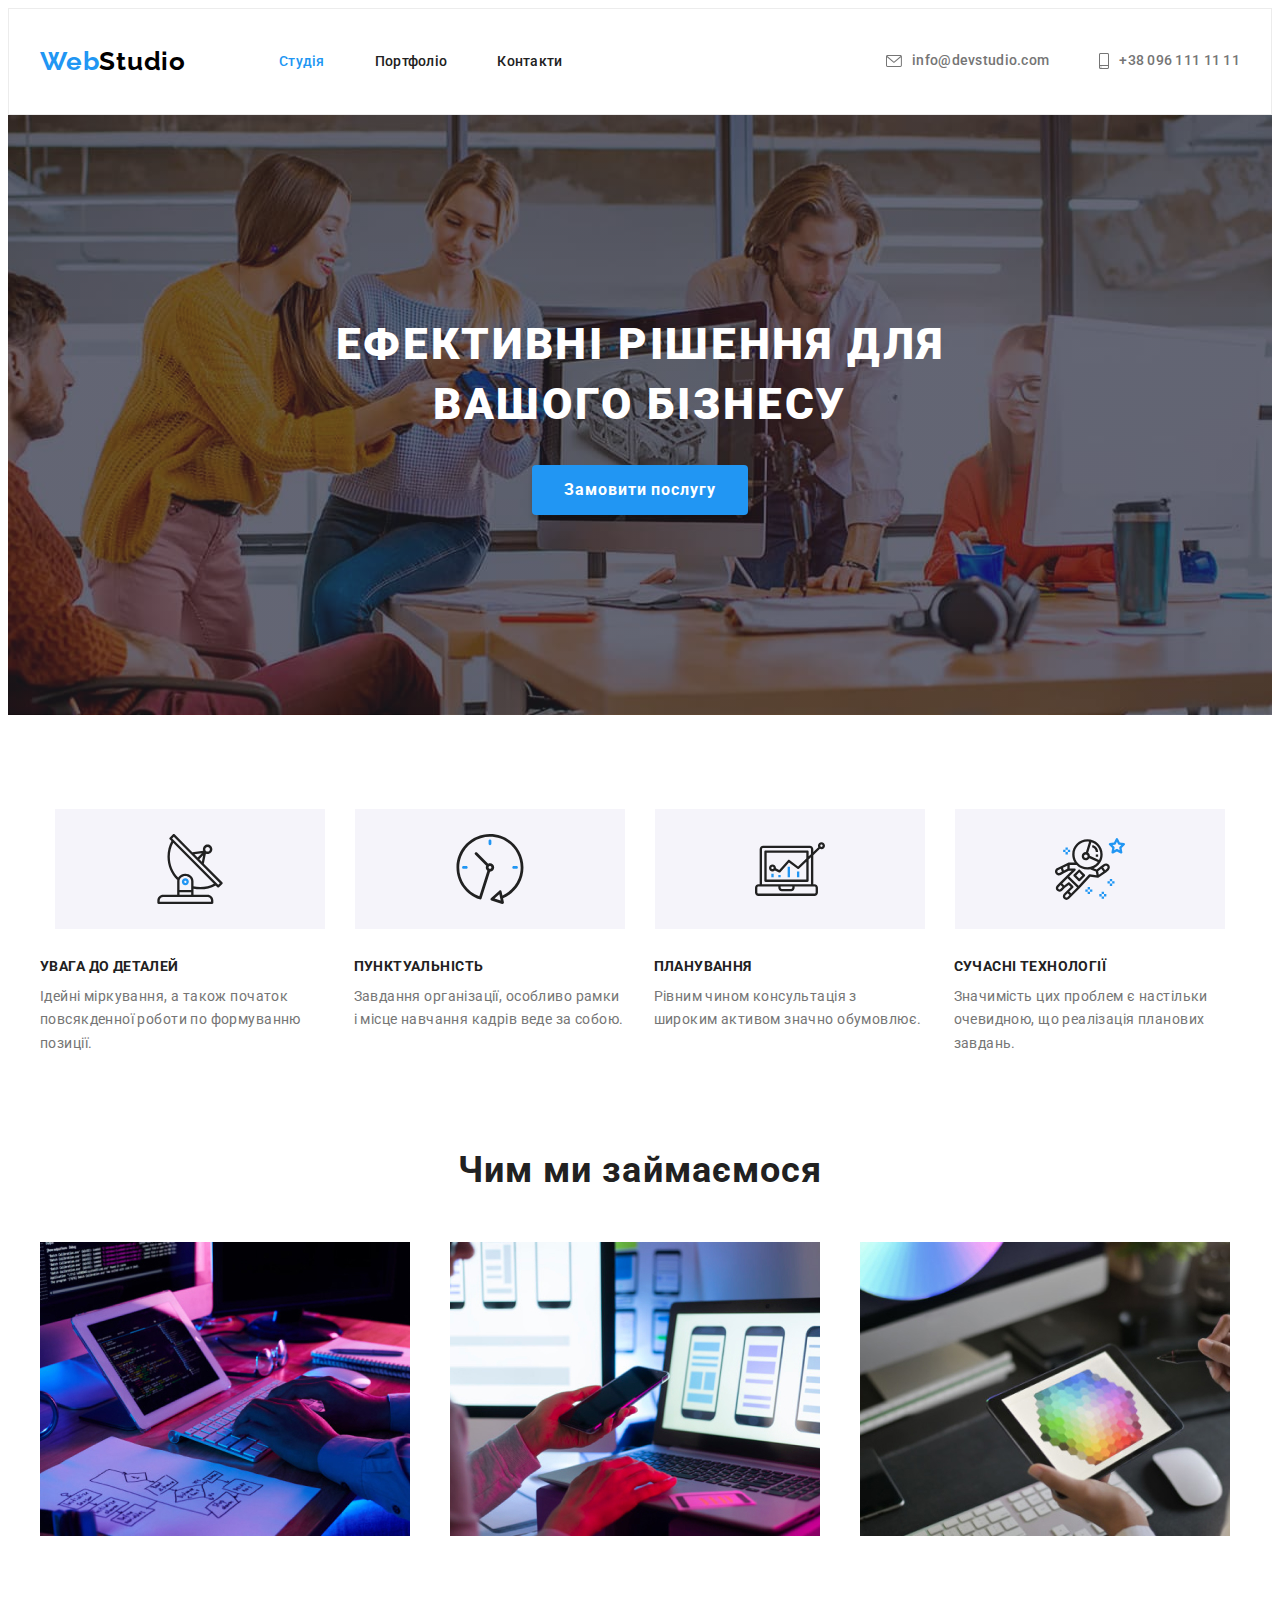
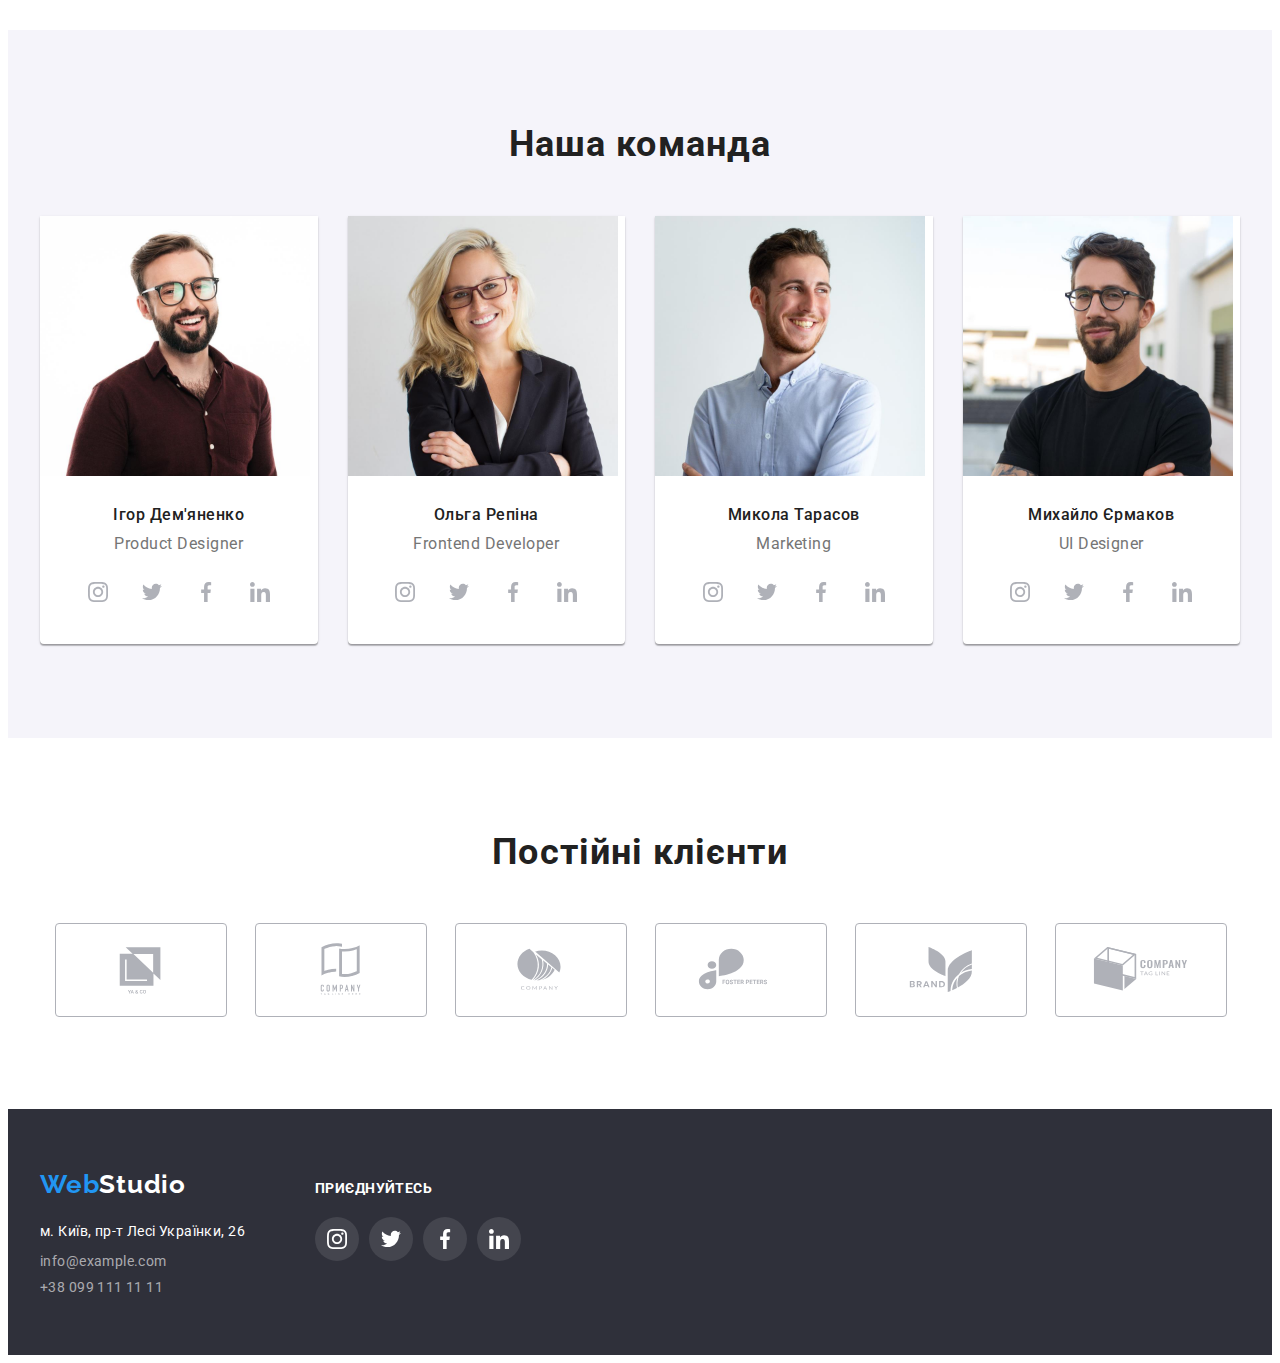
<file: index.html>
<!DOCTYPE html>
<html lang="uk">
  <head>
    <meta charset="UTF-8" />
    <meta http-equiv="X-UA-Compatible" content="IE=edge" />
    <meta name="viewport" content="width=device-width, initial-scale=1.0" />
    <link rel="preconnect" href="https://fonts.googleapis.com" />
    <link rel="preconnect" href="https://fonts.gstatic.com" crossorigin />
    <link
      href="https://fonts.googleapis.com/css2?family=Raleway:wght@700&family=Roboto:wght@400;500;700;900&display=swap"
      rel="stylesheet"
    />
    <link
      rel="stylesheet"
      href="https://cdnjs.cloudflare.com/ajax/libs/modern-normalize/1.1.0/modern-normalize.min.css"
      integrity="sha512-wpPYUAdjBVSE4KJnH1VR1HeZfpl1ub8YT/NKx4PuQ5NmX2tKuGu6U/JRp5y+Y8XG2tV+wKQpNHVUX03MfMFn9Q=="
      crossorigin="anonymous"
      referrerpolicy="no-referrer"
    />
    <link rel="stylesheet" href="./css/styles.css" />
    <title>WebStudio</title>
  </head>
  <body>
    <!-- Header -->
    <header class="header">
      <div class="container">
        <a href="./index.html" lang="en" class="logo link"
          >Web<span class="header-studio">Studio</span></a
        >
        <nav class="header-nav">
          <ul class="nav-list list">
            <li class="nav-item"><a class="nav-link current link" href="">Студія</a></li>
            <li class="nav-item"><a class="nav-link link" href="./portfolio.html">Портфоліо</a></li>
            <li class="nav-item"><a class="nav-link link" href="">Контакти</a></li>
          </ul>
        </nav>

        <ul class="header-list list">
          <li class="header-item">
            <a class="header-contact link" href="mailto:info@devstudio.com">
              <svg class="contact-icon" width="16" height="12">
                <use href="./img/symbol-defs.svg#icon-envelope"></use>
              </svg>
              info@devstudio.com</a
            >
          </li>
          <li class="header-item">
            <a class="header-contact link" href="tel:+380961111111">
              <svg class="contact-icon" width="10" height="16">
                <use href="./img/symbol-defs.svg#icon-smartphone"></use>
              </svg>
              +38 096 111 11 11</a
            >
          </li>
        </ul>
      </div>
    </header>

    <main>
      <!-- Hero -->
      <section class="hero section">
        <div class="container">
          <h1 class="hero-title">Ефективні рішення для вашого бізнесу</h1>
          <button type="button" class="hero-btn">Замовити послугу</button>
        </div>
      </section>

      <!-- Benefits -->
      <section class="benefits section">
        <div class="container">
          <h2 class="benefits-title visually-hidden">Переваги</h2>
          <ul class="benefits-icon-list list">
            <li class="benefits-icon-item">
              <svg class="icon-benefits" width="70" height="70">
                <use href="./img/symbol-defs.svg#icon-antenna"></use>
              </svg>
            </li>
            <li class="benefits-icon-item">
              <svg class="icon-benefits" width="70" height="70">
                <use href="./img/symbol-defs.svg#icon-clock"></use>
              </svg>
            </li>
            <li class="benefits-icon-item">
              <svg class="icon-benefits" width="70" height="70">
                <use href="./img/symbol-defs.svg#icon-diagram"></use>
              </svg>
            </li>
            <li class="benefits-icon-item">
              <svg class="icon-benefits" width="70" height="70">
                <use href="./img/symbol-defs.svg#icon-astronaut"></use>
              </svg>
            </li>
          </ul>
          <ul class="benefits-list list">
            <li class="benefits-item">
              <h3 class="benefits-subtitle">Увага до деталей</h3>
              <p class="benefits-text">
                Ідейні міркування, а також початок повсякденної роботи по формуванню позиції.
              </p>
            </li>
            <li class="benefits-item">
              <h3 class="benefits-subtitle">Пунктуальність</h3>
              <p class="benefits-text">
                Завдання організації, особливо рамки і місце навчання кадрів веде за собою.
              </p>
            </li>
            <li class="benefits-item">
              <h3 class="benefits-subtitle">Планування</h3>
              <p class="benefits-text">
                Рівним чином консультація з широким активом значно обумовлює.
              </p>
            </li>
            <li class="benefits-item">
              <h3 class="benefits-subtitle">Сучасні технології</h3>
              <p class="benefits-text">
                Значимість цих проблем є настільки очевидною, що реалізація планових завдань.
              </p>
            </li>
          </ul>
        </div>
      </section>

      <!-- Works -->
      <section class="works section">
        <div class="container">
          <h2 class="works-title">Чим ми займаємося</h2>
          <ul class="works-list list">
            <li class="works-item">
              <img
                class="works-image"
                src="./img/img.jpg"
                alt="розробка програмного забезпечення"
                width="370"
              />
            </li>
            <li class="works-item">
              <img
                class="works-image"
                src="./img/img(1).jpg"
                alt="тестування мобільного додатку"
                width="370"
              />
            </li>
            <li class="works-item">
              <img
                class="works-image"
                src="./img/img(2).jpg"
                alt="робота з палітрою кольорів"
                width="370"
              />
            </li>
          </ul>
        </div>
      </section>

      <!-- Team -->
      <section class="team section">
        <div class="container">
          <h2 class="team-title">Наша команда</h2>
          <ul class="team-list list">
            <li class="team-item">
              <img class="team-image" src="./img/team1.jpg" alt="Product Designer" width="270" />
              <div class="team-container">
                <h3 class="team-subtitle">Ігор Дем'яненко</h3>
                <p class="team-text" lang="en">Product Designer</p>
                <ul class="team-social-list list">
                  <li class="team-social-items">
                    <a href="" class="social-icon-link link">
                      <svg class="social-icon" width="20" height="20">
                        <use href="./img/symbol-defs.svg#icon-instagram"></use>
                      </svg>
                    </a>
                  </li>
                  <li class="team-social-items">
                    <a href="" class="social-icon-link link">
                      <svg class="social-icon" width="20" height="20">
                        <use href="./img/symbol-defs.svg#icon-twitter"></use>
                      </svg>
                    </a>
                  </li>
                  <li class="team-social-items">
                    <a href="" class="social-icon-link link">
                      <svg class="social-icon" width="20" height="20">
                        <use href="./img/symbol-defs.svg#icon-facebook"></use>
                      </svg>
                    </a>
                  </li>
                  <li class="team-social-items">
                    <a href="" class="social-icon-link link">
                      <svg class="social-icon" width="20" height="20">
                        <use href="./img/symbol-defs.svg#icon-linkedin"></use>
                      </svg>
                    </a>
                  </li>
                </ul>
              </div>
            </li>
            <li class="team-item">
              <img class="team-image" src="./img/team2.jpg" alt="Frontend Developer" width="270" />
              <div class="team-container">
                <h3 class="team-subtitle">Ольга Репіна</h3>
                <p class="team-text" lang="en">Frontend Developer</p>
                <ul class="team-social-list list">
                  <li class="team-social-items">
                    <a href="" class="social-icon-link link">
                      <svg class="social-icon" width="20" height="20">
                        <use href="./img/symbol-defs.svg#icon-instagram"></use>
                      </svg>
                    </a>
                  </li>
                  <li class="team-social-items">
                    <a href="" class="social-icon-link link">
                      <svg class="social-icon" width="20" height="20">
                        <use href="./img/symbol-defs.svg#icon-twitter"></use>
                      </svg>
                    </a>
                  </li>
                  <li class="team-social-items">
                    <a href="" class="social-icon-link link">
                      <svg class="social-icon" width="20" height="20">
                        <use href="./img/symbol-defs.svg#icon-facebook"></use>
                      </svg>
                    </a>
                  </li>
                  <li class="team-social-items">
                    <a href="" class="social-icon-link link">
                      <svg class="social-icon" width="20" height="20">
                        <use href="./img/symbol-defs.svg#icon-linkedin"></use>
                      </svg>
                    </a>
                  </li>
                </ul>
              </div>
            </li>
            <li class="team-item">
              <img class="team-image" src="./img/team3.jpg" alt="Marketing" width="270" />
              <div class="team-container">
                <h3 class="team-subtitle">Микола Тарасов</h3>
                <p class="team-text" lang="en">Marketing</p>
                <ul class="team-social-list list">
                  <li class="team-social-items">
                    <a href="" class="social-icon-link link">
                      <svg class="social-icon" width="20" height="20">
                        <use href="./img/symbol-defs.svg#icon-instagram"></use>
                      </svg>
                    </a>
                  </li>
                  <li class="team-social-items">
                    <a href="" class="social-icon-link link">
                      <svg class="social-icon" width="20" height="20">
                        <use href="./img/symbol-defs.svg#icon-twitter"></use>
                      </svg>
                    </a>
                  </li>
                  <li class="team-social-items">
                    <a href="" class="social-icon-link link">
                      <svg class="social-icon" width="20" height="20">
                        <use href="./img/symbol-defs.svg#icon-facebook"></use>
                      </svg>
                    </a>
                  </li>
                  <li class="team-social-items">
                    <a href="" class="social-icon-link link">
                      <svg class="social-icon" width="20" height="20">
                        <use href="./img/symbol-defs.svg#icon-linkedin"></use>
                      </svg>
                    </a>
                  </li>
                </ul>
              </div>
            </li>
            <li class="team-item">
              <img class="team-image" src="./img/team4.jpg" alt="UI Designer" width="270" />
              <div class="team-container">
                <h3 class="team-subtitle">Михайло Єрмаков</h3>
                <p class="team-text" lang="en">UI Designer</p>
                <ul class="team-social-list list">
                  <li class="team-social-items">
                    <a href="" class="social-icon-link link">
                      <svg class="social-icon" width="20" height="20">
                        <use href="./img/symbol-defs.svg#icon-instagram"></use>
                      </svg>
                    </a>
                  </li>
                  <li class="team-social-items">
                    <a href="" class="social-icon-link link">
                      <svg class="social-icon" width="20" height="20">
                        <use href="./img/symbol-defs.svg#icon-twitter"></use>
                      </svg>
                    </a>
                  </li>
                  <li class="team-social-items">
                    <a href="" class="social-icon-link link">
                      <svg class="social-icon" width="20" height="20">
                        <use href="./img/symbol-defs.svg#icon-facebook"></use>
                      </svg>
                    </a>
                  </li>
                  <li class="team-social-items">
                    <a href="" class="social-icon-link link">
                      <svg class="social-icon" width="20" height="20">
                        <use href="./img/symbol-defs.svg#icon-linkedin"></use>
                      </svg>
                    </a>
                  </li>
                </ul>
              </div>
            </li>
          </ul>
        </div>
      </section>
    </main>

    <section class="clients section">
      <div class="container">
        <h2 class="clients-title">Постійні клієнти</h2>
        <ul class="clients-icon-list list">
          <li class="clients-icon-item">
            <a href="" class="clients-icon-link link">
              <svg class="icon-clients" width="106" height="60">
                <use href="./img/symbol-defs.svg#icon-company1"></use>
              </svg>
            </a>
          </li>
          <li class="clients-icon-item">
            <a href="" class="clients-icon-link link">
              <svg class="icon-clients" width="106" height="60">
                <use href="./img/symbol-defs.svg#icon-company2"></use>
              </svg>
            </a>
          </li>
          <li class="clients-icon-item">
            <a href="" class="clients-icon-link link">
              <svg class="icon-clients" width="106" height="60">
                <use href="./img/symbol-defs.svg#icon-company3"></use></svg
            ></a>
          </li>
          <li class="clients-icon-item">
            <a href="" class="clients-icon-link link"
              ><svg class="icon-clients" width="106" height="60">
                <use href="./img/symbol-defs.svg#icon-company4"></use></svg
            ></a>
          </li>
          <li class="clients-icon-item">
            <a href="" class="clients-icon-link link"
              ><svg class="icon-clients" width="106" height="60">
                <use href="./img/symbol-defs.svg#icon-company5"></use></svg
            ></a>
          </li>
          <li class="clients-icon-item">
            <a href="" class="clients-icon-link link"
              ><svg class="icon-clients" width="106" height="60">
                <use href="./img/symbol-defs.svg#icon-company6"></use></svg
            ></a>
          </li>
        </ul>
      </div>
    </section>

    <!-- Footer -->
    <footer class="footer">
      <div class="footer-container container">
        <div>
          <a class="logo footer-logo link" href="./index.html"
            >Web<span class="footer-studio">Studio</span></a
          >
          <address class="footer-address">
            <ul class="footel-list list">
              <li class="footer-item">
                <a
                  class="footer-link link"
                  href="https://www.google.com/maps/place/бульвар+Лесі+Українки,+26,+Київ,+02000/@50.427353,30.5411324,16z/"
                  target="_blank"
                  rel="nofollow noopener noreferrer"
                  >м. Київ, пр-т Лесі Українки, 26</a
                >
              </li>
              <li class="footer-item">
                <a class="footer-mail link" href="mailto:info@example.com">info@example.com</a>
              </li>
              <li class="footer-item">
                <a class="footer-tel link" href="tel:+380991111111">+38 099 111 11 11</a>
              </li>
            </ul>
          </address>
        </div>
        <div class="join-container">
          <p class="join-title">Приєднуйтесь</p>
          <ul class="join-social-list list">
            <li class="join-social-item">
              <a href="" class="join-icon-link link"
                ><svg class="social-icon" width="20" height="20">
                  <use href="./img/symbol-defs.svg#icon-instagram"></use></svg
              ></a>
            </li>
            <li class="join-social-item">
              <a href="" class="join-icon-link link"
                ><svg class="social-icon" width="20" height="20">
                  <use href="./img/symbol-defs.svg#icon-twitter"></use></svg
              ></a>
            </li>
            <li class="join-social-item">
              <a href="" class="join-icon-link link"
                ><svg class="social-icon" width="20" height="20">
                  <use href="./img/symbol-defs.svg#icon-facebook"></use></svg
              ></a>
            </li>
            <li class="join-social-item">
              <a href="" class="join-icon-link link"
                ><svg class="social-icon" width="20" height="20">
                  <use href="./img/symbol-defs.svg#icon-linkedin"></use></svg
              ></a>
            </li>
          </ul>
        </div>
      </div>
    </footer>
  </body>
</html>
</file>
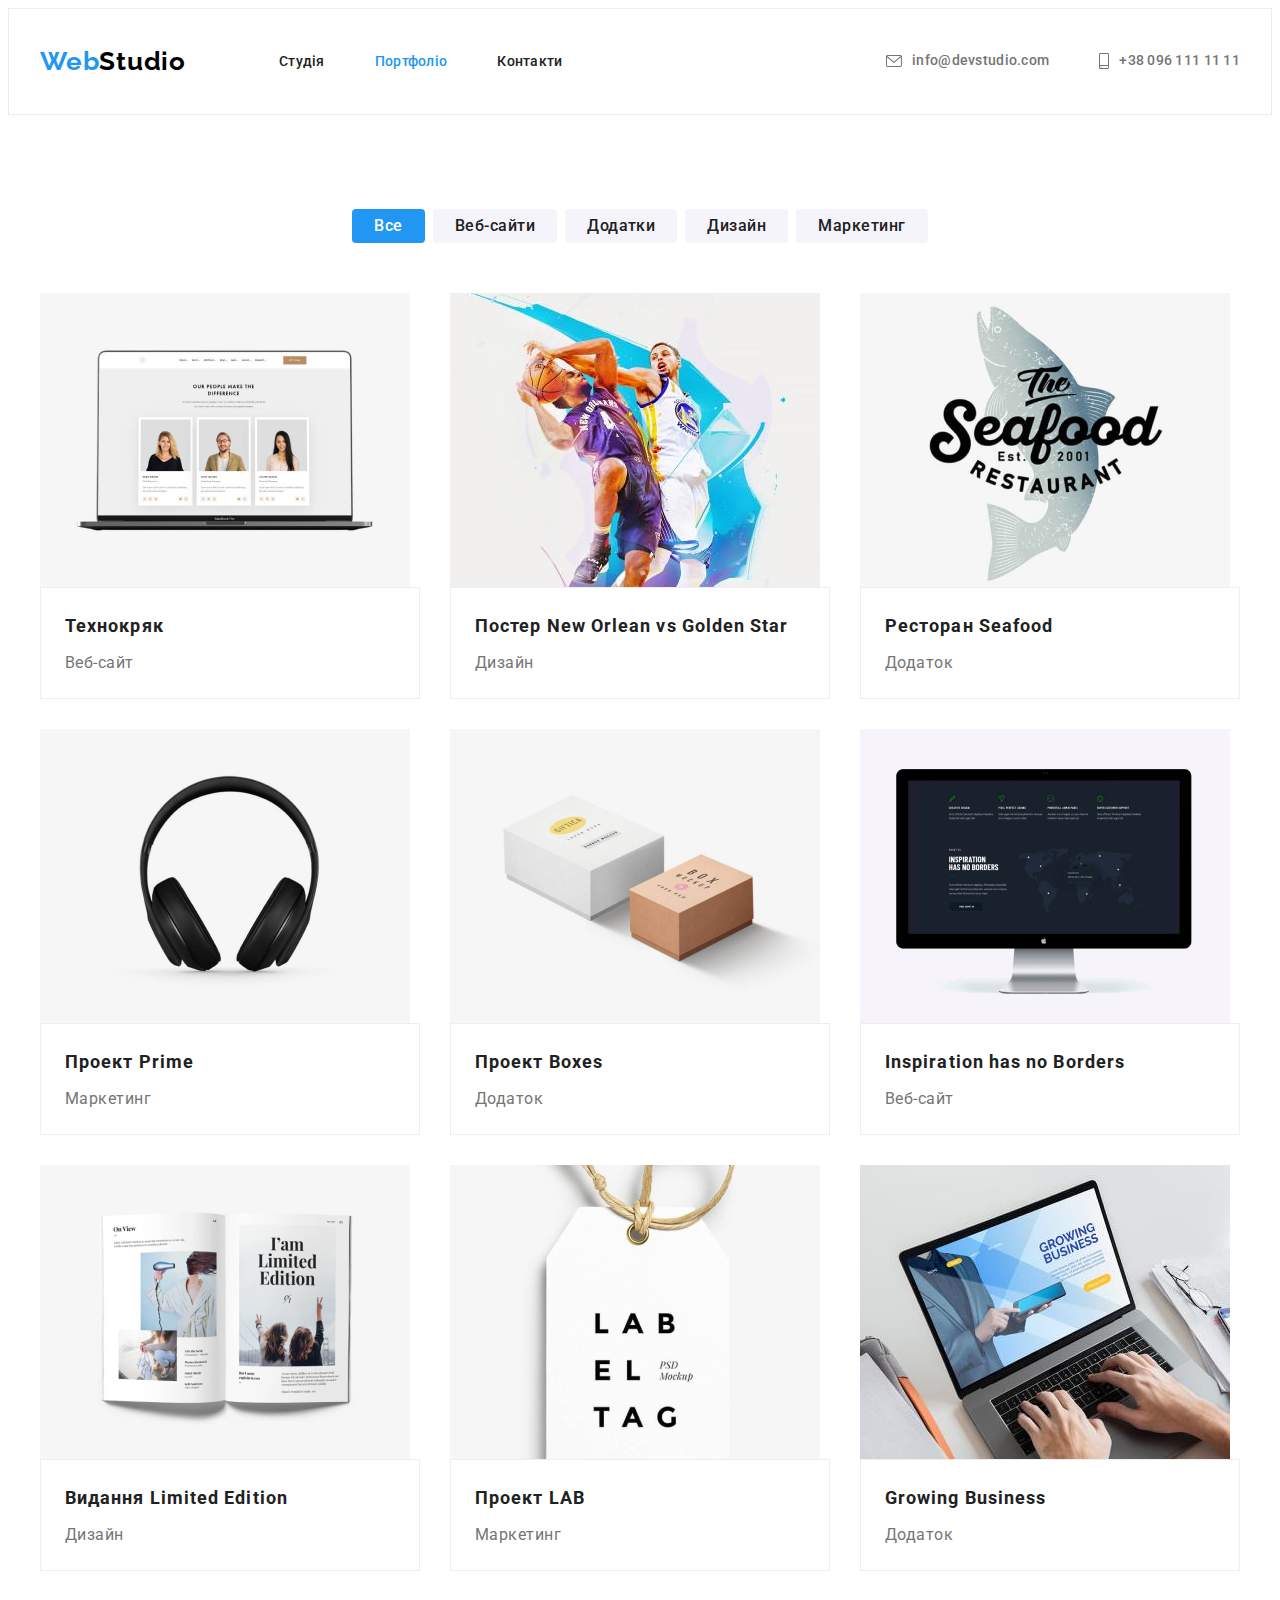
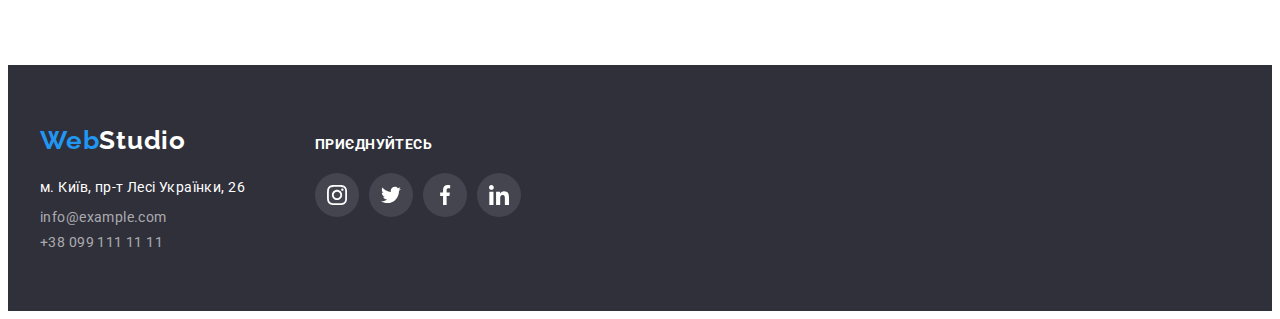
<file: portfolio.html>
<!DOCTYPE html>
<html lang="uk">
  <head>
    <meta charset="UTF-8" />
    <meta http-equiv="X-UA-Compatible" content="IE=edge" />
    <meta name="viewport" content="width=device-width, initial-scale=1.0" />
    <link rel="preconnect" href="https://fonts.googleapis.com" />
    <link rel="preconnect" href="https://fonts.gstatic.com" crossorigin />
    <link
      href="https://fonts.googleapis.com/css2?family=Raleway:wght@700&family=Roboto:wght@400;500;700;900&display=swap"
      rel="stylesheet"
    />
    <link
      rel="stylesheet"
      href="https://cdnjs.cloudflare.com/ajax/libs/modern-normalize/1.1.0/modern-normalize.min.css"
      integrity="sha512-wpPYUAdjBVSE4KJnH1VR1HeZfpl1ub8YT/NKx4PuQ5NmX2tKuGu6U/JRp5y+Y8XG2tV+wKQpNHVUX03MfMFn9Q=="
      crossorigin="anonymous"
      referrerpolicy="no-referrer"
    />
    <link rel="stylesheet" href="./css/styles.css" />
    <title>Portfolio</title>
  </head>
  <body>
    <header class="header">
      <div class="container">
        <a href="./index.html" lang="en" class="logo link"
          >Web<span class="header-studio">Studio</span></a
        >
        <nav class="header-nav">
          <ul class="nav-list list">
            <li class="nav-item"><a class="nav-link link" href="./index.html">Студія</a></li>
            <li class="nav-item">
              <a class="nav-link current link" href="./portfolio.html">Портфоліо</a>
            </li>
            <li class="nav-item"><a class="nav-link link" href="">Контакти</a></li>
          </ul>
        </nav>

        <ul class="header-list list">
          <li class="header-item">
            <a class="header-contact link" href="mailto:info@devstudio.com">
              <svg class="contact-icon" width="16" height="12">
                <use href="./img/symbol-defs.svg#icon-envelope"></use>
              </svg>
              info@devstudio.com</a
            >
          </li>
          <li class="header-item">
            <a class="header-contact link" href="tel:+380961111111">
              <svg class="contact-icon" width="10" height="16">
                <use href="./img/symbol-defs.svg#icon-smartphone"></use>
              </svg>
              +38 096 111 11 11</a
            >
          </li>
        </ul>
      </div>
    </header>

    <main>
      <section class="portfolio section">
        <div class="container">
          <h1 class="portfolio-title visually-hidden">Портфоліо</h1>
          <ul class="portfolio-nav list">
            <li class="portfolio-nav-item">
              <button type="button" class="portfolio-btn portfolio-btn-all">Все</button>
            </li>
            <li class="portfolio-nav-item">
              <button type="button" class="portfolio-btn">Веб-сайти</button>
            </li>
            <li class="portfolio-nav-item">
              <button type="button" class="portfolio-btn">Додатки</button>
            </li>
            <li class="portfolio-nav-item">
              <button type="button" class="portfolio-btn">Дизайн</button>
            </li>
            <li class="portfolio-nav-item">
              <button type="button" class="portfolio-btn">Маркетинг</button>
            </li>
          </ul>
          <ul class="portfolio-list list">
            <li class="portfolio-list-item">
              <a class="portfolio-link link" href=""
                ><img
                  class="portfolio-image"
                  src="./img/p1.jpg"
                  alt="Вебсайт Технокряк"
                  width="370"
                />
                <div class="portfolio-container">
                  <h2 class="portfolio-sub-title">Технокряк</h2>
                  <p class="portfilolio-text">Веб-сайт</p>
                </div>
              </a>
            </li>
            <li class="portfolio-list-item">
              <a class="portfolio-link link" href=""
                ><img class="portfolio-image" src="./img/p2.jpg" alt="Постер" width="370" />
                <div class="portfolio-container">
                  <h2 class="portfolio-sub-title">Постер New Orlean vs Golden Star</h2>
                  <p class="portfilolio-text">Дизайн</p>
                </div>
              </a>
            </li>
            <li class="portfolio-list-item">
              <a class="portfolio-link link" href=""
                ><img
                  class="portfolio-image"
                  src="./img/p3.jpg"
                  alt="Додаток ресторану"
                  width="370"
                />
                <div class="portfolio-container">
                  <h2 class="portfolio-sub-title">Ресторан Seafood</h2>
                  <p class="portfilolio-text">Додаток</p>
                </div>
              </a>
            </li>
            <li class="portfolio-list-item">
              <a class="portfolio-link link" href=""
                ><img
                  class="portfolio-image"
                  src="./img/p4.jpg"
                  alt="Марктинговий проект Prime"
                  width="370"
                />
                <div class="portfolio-container">
                  <h2 class="portfolio-sub-title">Проект Prime</h2>
                  <p class="portfilolio-text">Маркетинг</p>
                </div>
              </a>
            </li>
            <li class="portfolio-list-item">
              <a class="portfolio-link link" href=""
                ><img class="portfolio-image" src="./img/p5.jpg" alt="Додаток Boxes" width="370" />
                <div class="portfolio-container">
                  <h2 class="portfolio-sub-title">Проект Boxes</h2>
                  <p class="portfilolio-text">Додаток</p>
                </div>
              </a>
            </li>
            <li class="portfolio-list-item">
              <a class="portfolio-link link" href=""
                ><img
                  class="portfolio-image"
                  src="./img/p6.jpg"
                  alt="Вебсайт Inspiration"
                  width="370"
                />
                <div class="portfolio-container">
                  <h2 class="portfolio-sub-title">Inspiration has no Borders</h2>
                  <p class="portfilolio-text">Веб-сайт</p>
                </div>
              </a>
            </li>
            <li class="portfolio-list-item">
              <a class="portfolio-link link" href=""
                ><img
                  class="portfolio-image"
                  src="./img/p7.jpg"
                  alt="Дизайн Limited Edition"
                  width="370"
                />
                <div class="portfolio-container">
                  <h2 class="portfolio-sub-title">Видання Limited Edition</h2>
                  <p class="portfilolio-text">Дизайн</p>
                </div>
              </a>
            </li>
            <li class="portfolio-list-item">
              <a class="portfolio-link link" href=""
                ><img
                  class="portfolio-image"
                  src="./img/p8.jpg"
                  alt="Марктинговий проект LAB"
                  width="370"
                />
                <div class="portfolio-container">
                  <h2 class="portfolio-sub-title">Проект LAB</h2>
                  <p class="portfilolio-text">Маркетинг</p>
                </div>
              </a>
            </li>
            <li class="portfolio-list-item">
              <a class="portfolio-link link" href=""
                ><img
                  class="portfolio-image"
                  src="./img/p9.jpg"
                  alt="Додаток Growing Business"
                  width="370"
                />
                <div class="portfolio-container">
                  <h2 class="portfolio-sub-title">Growing Business</h2>
                  <p class="portfilolio-text">Додаток</p>
                </div>
              </a>
            </li>
          </ul>
        </div>
      </section>
    </main>

    <footer class="footer">
      <div class="footer-container container">
        <div>
          <a class="logo footer-logo link" href="./index.html"
            >Web<span class="footer-studio">Studio</span></a
          >
          <address class="footer-address">
            <ul class="footel-list list">
              <li class="footer-item">
                <a
                  class="footer-link link"
                  href="https://www.google.com/maps/place/бульвар+Лесі+Українки,+26,+Київ,+02000/@50.427353,30.5411324,16z/"
                  target="_blank"
                  rel="nofollow noopener noreferrer"
                  >м. Київ, пр-т Лесі Українки, 26</a
                >
              </li>
              <li class="footer-item">
                <a class="footer-mail link" href="mailto:info@example.com">info@example.com</a>
              </li>
              <li class="footer-item">
                <a class="footer-tel link" href="tel:+380991111111">+38 099 111 11 11</a>
              </li>
            </ul>
          </address>
        </div>
        <div class="join-container">
          <p class="join-title">Приєднуйтесь</p>
          <ul class="join-social-list list">
            <li class="join-social-item">
              <a href="" class="join-icon-link link"
                ><svg class="social-icon" width="20" height="20">
                  <use href="./img/symbol-defs.svg#icon-instagram"></use></svg
              ></a>
            </li>
            <li class="join-social-item">
              <a href="" class="join-icon-link link"
                ><svg class="social-icon" width="20" height="20">
                  <use href="./img/symbol-defs.svg#icon-twitter"></use></svg
              ></a>
            </li>
            <li class="join-social-item">
              <a href="" class="join-icon-link link"
                ><svg class="social-icon" width="20" height="20">
                  <use href="./img/symbol-defs.svg#icon-facebook"></use></svg
              ></a>
            </li>
            <li class="join-social-item">
              <a href="" class="join-icon-link link"
                ><svg class="social-icon" width="20" height="20">
                  <use href="./img/symbol-defs.svg#icon-linkedin"></use></svg
              ></a>
            </li>
          </ul>
        </div>
      </div>
    </footer>
  </body>
</html>
</file>
<file: css/styles.css>
/* ------Змінні------- */

:root {
  --main-color: #212121;
  --secondary-color: #ffffff;
  --accent-color: #2196f3;
  --text-color: #757575;
  --secondary-background-color: #f5f4fa;
}

p,
h1,
h2,
h3,
h4,
h5,
h6 {
  margin: 0;
}

ul {
  margin: 0;
  padding-left: 0;
}

img {
  display: block;
}

body {
  font-family: 'Roboto', sans-serif;
  color: var(--main-color);
  background-color: var(--secondary-color);
}

.section {
  padding-top: 94px;
  padding-bottom: 94px;
}

.container {
  width: 1200px;
  margin: 0 auto;
  padding-left: 15px;
  padding-right: 15px;
}

.list {
  list-style: none;
}

.link {
  text-decoration: none;
}

.visually-hidden {
  position: absolute;
  width: 1px;
  height: 1px;
  margin: -1px;
  border: 0;
  padding: 0;
  white-space: nowrap;
  clip-path: inset(100%);
  clip: rect(0 0 0 0);
  overflow: hidden;
}

/* --------Header --------*/

.header {
  padding-top: 24px;
  padding-bottom: 25px;
  border: 1px solid #ececec;
}

.header .container {
  display: flex;
  align-items: center;
}

.nav-list {
  display: flex;
  margin-left: 93px;
}

.nav-item:not(:last-child) {
  margin-right: 50px;
}

.header-list {
  display: flex;
  margin-left: auto;
}

.logo {
  font-family: 'Raleway';
  font-weight: 700;
  font-size: 26px;
  line-height: 1.19;
  letter-spacing: 0.03em;
  color: var(--accent-color);
}

.header-studio {
  color: #000000;
}

.nav-link {
  font-weight: 500;
  font-size: 14px;
  line-height: 1.4;
  letter-spacing: 0.02em;
  color: var(--main-color);
  padding-top: 20px;
  padding-bottom: 20px;
}

.header-contact {
  font-weight: 500;
  font-size: 14px;
  line-height: 1.14;
  letter-spacing: 0.02em;
  color: var(--text-color);
  display: flex;
  align-items: center;
  padding-top: 20px;
  padding-bottom: 20px;
}

.contact-icon {
  margin-right: 10px;
  fill: currentColor;
}

.header-item + .header-item {
  margin-left: 50px;
}

.nav-link:hover,
.nav-link:focus,
.header-contact:hover,
.header-contact:focus {
  color: var(--accent-color);
}

.current {
  color: var(--accent-color);
}

/* -------Hero-------- */

.hero {
  background-color: #1d1d22;
  max-width: 1600px;
  margin: 0 auto;
  padding-top: 200px;
  padding-bottom: 200px;
  text-align: center;
  background-image: linear-gradient(rgba(47, 48, 58, 0.4), rgba(47, 48, 58, 0.4)),
    url(../img/bghero.jpg);
  background-position: center;
  background-repeat: no-repeat;
}

.hero-title {
  width: 696px;
  font-weight: 900;
  font-size: 44px;
  line-height: 1.36;
  letter-spacing: 0.06em;
  text-transform: uppercase;
  text-align: center;
  color: var(--secondary-color);
  margin-bottom: 30px;
  margin-right: auto;
  margin-left: auto;
}

.hero-btn {
  min-width: 200px;
  font-family: inherit;
  font-weight: 700;
  font-size: 16px;
  line-height: 1.87;
  color: var(--secondary-color);
  background-color: var(--accent-color);
  letter-spacing: 0.06em;
  cursor: pointer;
  padding: 10px 32px;
  border: transparent;
  box-shadow: 0px 4px 4px rgba(0, 0, 0, 0.15);
  border-radius: 4px;
}

.hero-btn:hover,
.hero-btn:focus {
  background-color: #188ce8;
}

/* -------Benefits------- */

.benefits-icon-list {
  display: flex;
  justify-content: center;
  margin-bottom: 30px;
}

.benefits-icon-item {
  width: 270px;
  height: 120px;
  background-color: var(--secondary-background-color);
  margin-right: 30px;
  display: flex;
  justify-content: center;
  align-items: center;
}

.benefits-icon-item:last-child {
  margin-right: 0;
}

.benefits-list {
  display: flex;
}

.benefits-item:not(:last-child) {
  margin-right: 30px;
  min-width: 270px;
}

.benefits-subtitle {
  font-weight: 700;
  font-size: 14px;
  line-height: 1.14;
  letter-spacing: 0.03em;
  text-transform: uppercase;
  margin-bottom: 10px;
}

.benefits-text {
  font-size: 14px;
  line-height: 1.71;
  letter-spacing: 0.03em;
  color: var(--text-color);
}

/* -------Works------- */

.works {
  padding-top: 0;
}

.works-title {
  font-weight: 700;
  font-size: 36px;
  line-height: 1.16;
  letter-spacing: 0.03em;
  margin-bottom: 50px;
  text-align: center;
}

.works-list {
  display: flex;
  margin-right: -30px;
}

.works-item {
  width: calc((100% - 60px) / 3);
  margin-right: 30px;
}

/* -------Team-------- */

.team {
  background-color: var(--secondary-background-color);
}

.team-list {
  display: flex;
  margin-right: -30px;
}

.team-item {
  background-color: var(--secondary-color);
  width: calc((100% - 90px) / 4);
  margin-right: 30px;
  box-shadow: 0px 1px 3px rgba(0, 0, 0, 0.12), 0px 1px 1px rgba(0, 0, 0, 0.14),
    0px 2px 1px rgba(0, 0, 0, 0.2);
  border-radius: 0px 0px 4px 4px;
}

.team-title {
  font-weight: 700;
  font-size: 36px;
  line-height: 1.16;
  letter-spacing: 0.03em;
  margin-bottom: 50px;
  text-align: center;
}

.team-container {
  padding-top: 30px;
  padding-bottom: 30px;
  text-align: center;
}

.team-subtitle {
  font-weight: 500;
  font-size: 16px;
  line-height: 1.18;
  letter-spacing: 0.03em;
  margin-bottom: 10px;
}

.team-text {
  font-size: 16px;
  line-height: 1.18;
  letter-spacing: 0.03em;
  color: var(--text-color);
  margin-bottom: 16px;
}

.team-social-list {
  display: flex;
  justify-content: center;
}

.team-social-items {
  width: 44px;
  height: 44px;
  margin-right: 10px;
}

.team-social-items:last-child {
  margin-right: 0;
}

.social-icon-link {
  width: 100%;
  height: 100%;
  background-color: var(--secondary-color);
  border-radius: 50%;
  display: flex;
  align-items: center;
  justify-content: center;
  fill: #afb1b8;
}

.social-icon-link:hover,
.social-icon-link:focus {
  fill: var(--secondary-color);
  background-color: var(--accent-color);
}

/* -------Clients------- */

.clients-title {
  font-weight: 700;
  font-size: 36px;
  line-height: 1.16;
  letter-spacing: 0.03em;
  margin-bottom: 50px;
  text-align: center;
}

.clients-icon-list {
  display: flex;
  justify-content: center;
}

.clients-icon-item {
  width: 170px;
  height: 92px;
  margin-right: 30px;
}

.clients-icon-item:last-child {
  margin-right: 0;
}

.clients-icon-link {
  width: 100%;
  height: 100%;
  display: flex;
  align-items: center;
  justify-content: center;
  border: 1px solid #afb1b8;
  border-radius: 4px;
  fill: #afb1b8;
  outline: transparent;
}

.clients-icon-link:hover,
.clients-icon-link:focus {
  border-color: var(--accent-color);
}

.clients-icon-link:hover .icon-clients,
.clients-icon-link:focus .icon-clients {
  fill: var(--accent-color);
  border-color: var(--accent-color);
}

/* ------Footer------*/

.footer {
  background-color: #2f303a;
  padding-top: 60px;
  padding-bottom: 60px;
}

.footer-container {
  display: flex;
  align-items: baseline;
}

.footer-logo {
  display: block;
  margin-bottom: 20px;
}

.footer-studio {
  color: var(--secondary-color);
}

.footer-address {
  font-style: normal;
}

.footer-item:not(:last-child) {
  margin-bottom: 9px;
}

.footer-link {
  font-size: 14px;
  line-height: 1.71;
  letter-spacing: 0.03em;
  color: var(--secondary-color);
  display: block;
}

.footer-mail,
.footer-tel {
  display: block;
}

.footer-tel,
.footer-mail {
  font-size: 14px;
  line-height: 1.17;
  letter-spacing: 0.03em;
  color: rgba(255, 255, 255, 0.6);
}

.footer-mail:hover,
.footer-mail:focus,
.footer-tel:hover,
.footer-tel:focus,
.footer-link:hover,
.footer-link:focus {
  color: var(--accent-color);
}

.join-container {
  width: 206px;
  margin-left: 70px;
}

.join-title {
  font-family: 'Roboto';
  font-weight: 700;
  font-size: 14px;
  line-height: 1.14;
  letter-spacing: 0.03em;
  text-transform: uppercase;
  color: var(--secondary-color);
  margin-bottom: 20px;
}

.join-social-list {
  display: flex;
  justify-content: center;
}

.join-social-item {
  width: 44px;
  height: 44px;
  margin-right: 10px;
}

.join-social-item:last-child {
  margin-right: 0;
}

.join-icon-link {
  width: 100%;
  height: 100%;
  background-color: rgba(255, 255, 255, 0.1);
  border-radius: 50%;
  display: flex;
  align-items: center;
  justify-content: center;
  fill: var(--secondary-color);
}

.join-icon-link:hover,
.join-icon-link:focus {
  background-color: var(--accent-color);
}

/* ------Portfolio------- */

.portfolio-nav {
  display: flex;
  justify-content: center;
}

.portfolio-nav-item:not(:last-child) {
  margin-right: 8px;
}

.portfolio-btn {
  font-family: inherit;
  font-weight: 500;
  font-size: 16px;
  line-height: 1.36;
  letter-spacing: 0.03em;
  color: var(--main-color);
  background-color: var(--secondary-background-color);
  cursor: pointer;
  padding: 6px 22px;
  border-radius: 4px;
  border: transparent;
}

.portfolio-btn-all {
  font-family: inherit;
  font-weight: 500;
  font-size: 16px;
  line-height: 1.36;
  letter-spacing: 0.03em;
  color: var(--secondary-color);
  background-color: var(--accent-color);
  cursor: pointer;
}

.portfolio-btn:hover,
.portfolio-btn:focus,
.portfolio-btn:active {
  color: var(--secondary-color);
  background-color: var(--accent-color);
  box-shadow: 0px 3px 1px rgba(0, 0, 0, 0.1), 0px 1px 2px rgba(0, 0, 0, 0.08),
    0px 2px 2px rgba(0, 0, 0, 0.12);
}

.portfolio-list {
  margin-top: 50px;
  display: flex;
  flex-wrap: wrap;
  margin-right: -30px;
  margin-bottom: -30px;
}

.portfolio-list-item {
  width: calc(100% / 3 - 30px);
  margin-right: 30px;
  margin-bottom: 30px;
}

.portfolio-list-item:hover,
.portfolio-list-item:focus {
  box-shadow: 0px 1px 1px rgba(0, 0, 0, 0.12), 0px 4px 4px rgba(0, 0, 0, 0.06),
    1px 4px 6px rgba(0, 0, 0, 0.16);
}

.portfolio-image {
  display: block;
  max-width: 100%;
  height: auto;
}

.portfolio-container {
  padding: 20px 24px;
  border: 1px solid #eeeeee;
}

.portfolio-sub-title {
  font-weight: 700;
  font-size: 18px;
  line-height: 2;
  color: var(--main-color);
  letter-spacing: 0.06em;
  margin-bottom: 4px;
}

.portfilolio-text {
  font-size: 16px;
  line-height: 1.88;
  letter-spacing: 0.03em;
  color: var(--text-color);
}
</file>
